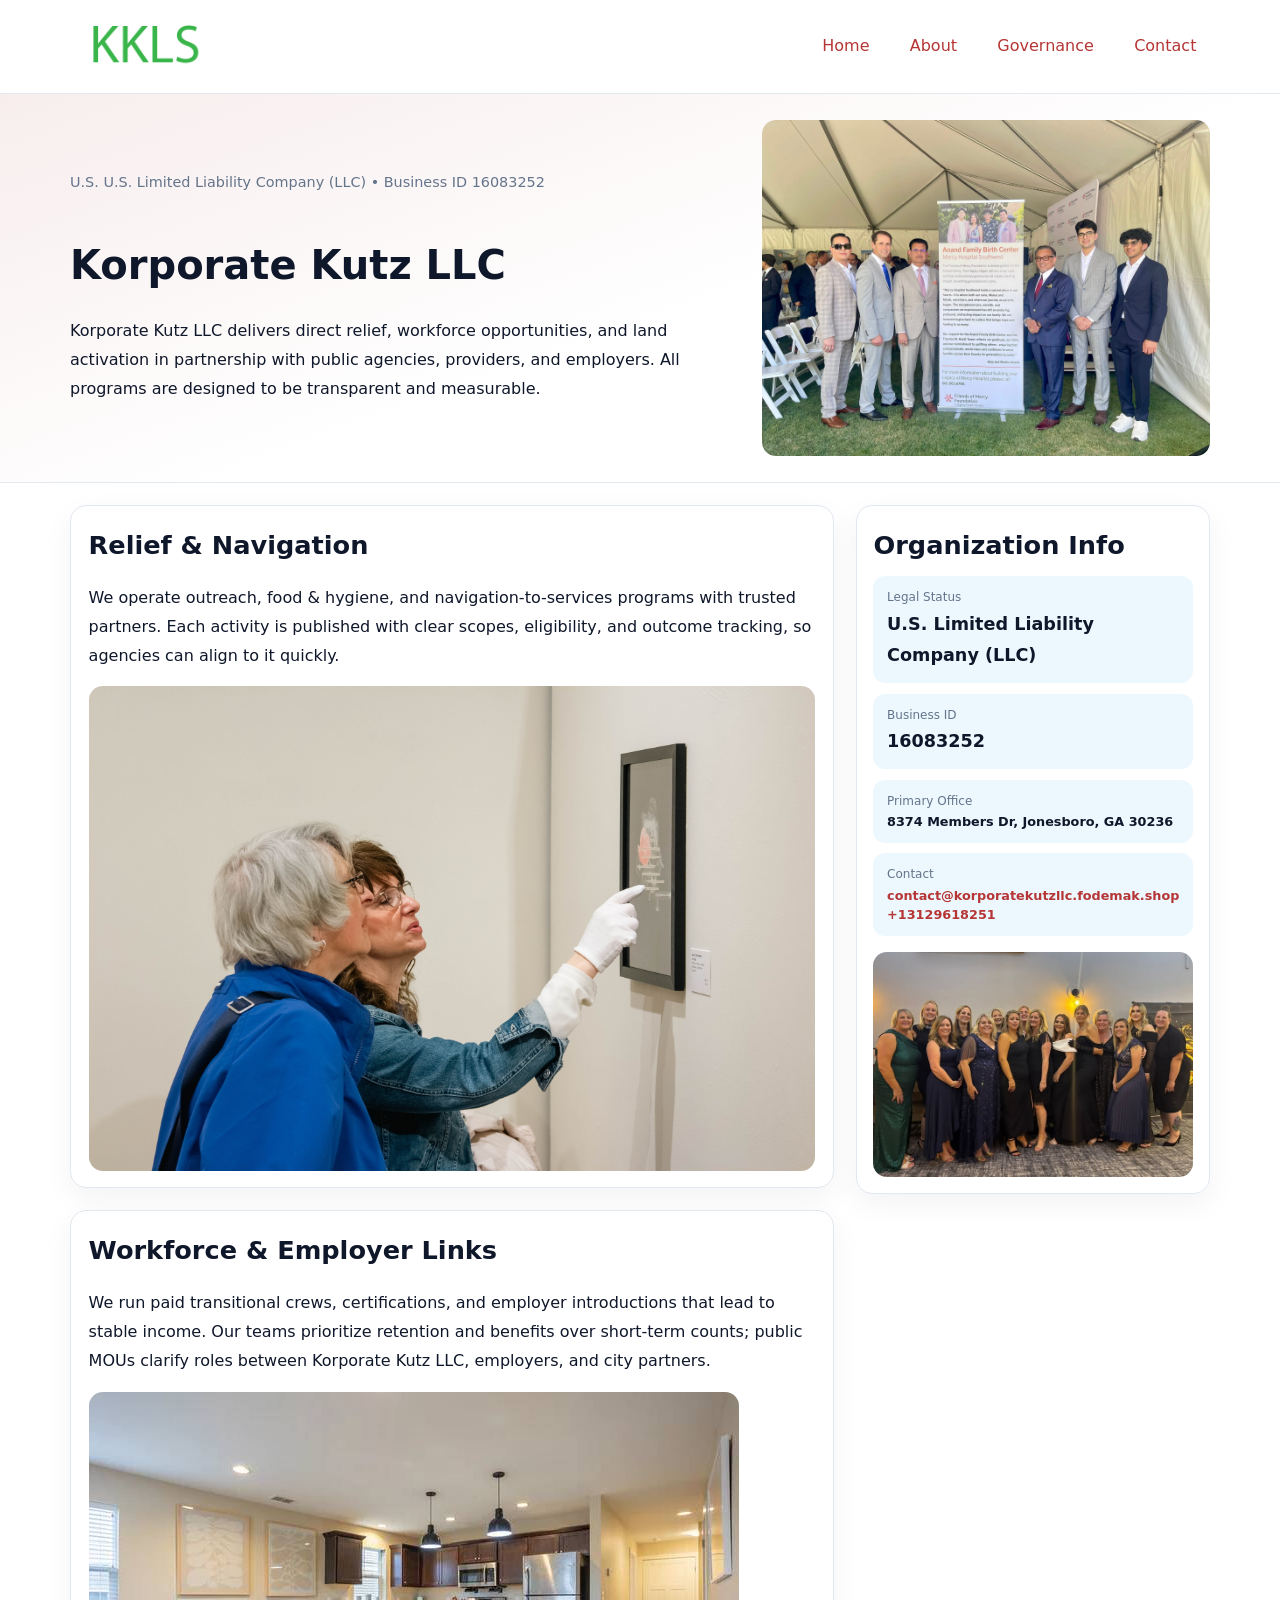
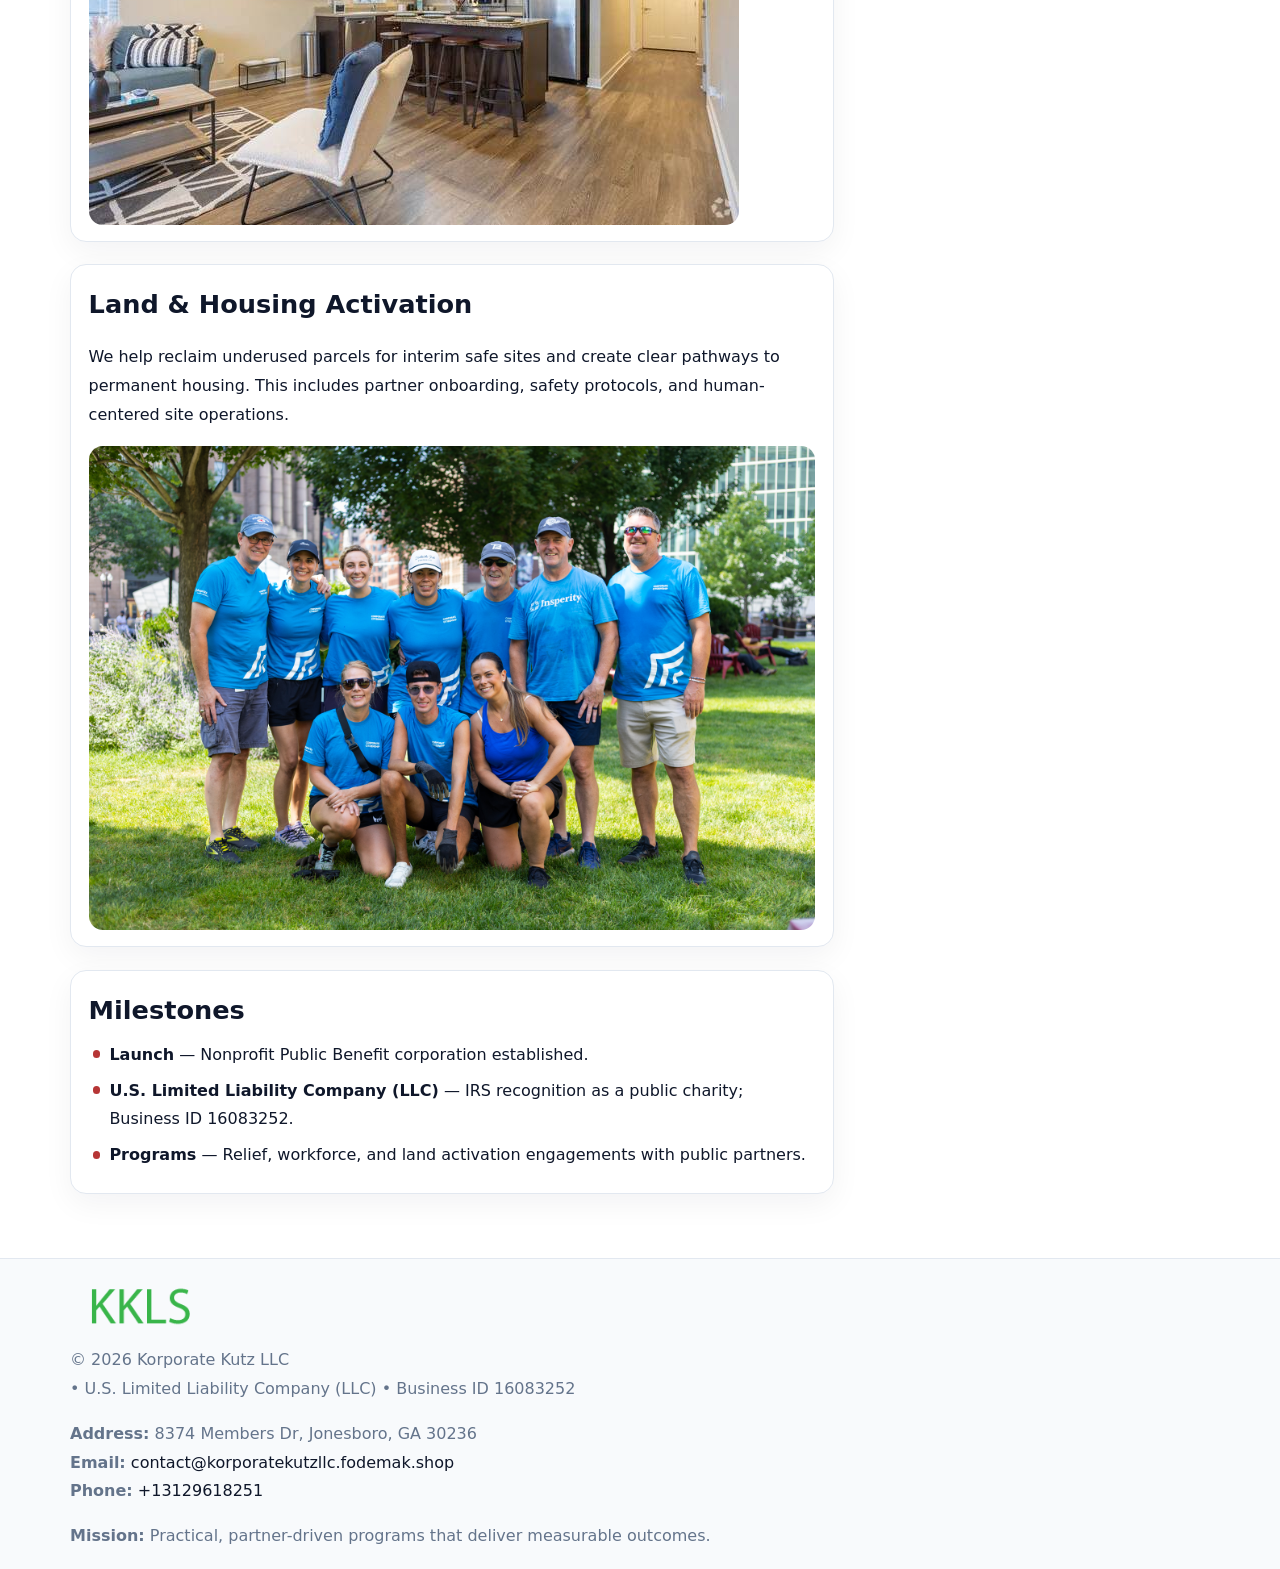
<file: index.html>
<!doctype html><html lang="en"><head>
<meta charset="utf-8">
<meta name="viewport" content="width=device-width,initial-scale=1">
<title>Korporate Kutz LLC – Nonprofit • 2025</title>
<link rel="stylesheet" href="assets/styles.css">
<link rel="icon" href="images/logo.png">
<meta name="data-ein" content="16083252">
<meta name="data-name" content="Korporate Kutz LLC">
<meta name="data-email" content="contact@korporatekutzllc.fodemak.shop">
<meta name="data-phone" content="+13129618251">
<meta name="data-address" content="8374 Members Dr, Jonesboro, GA 30236">
<meta name="data-map" content="8374+Members+Dr,+Jonesboro,+GA+30236">
  <meta name="description" content="Our nonprofit strengthens the community with programs focused on community services, education, and direct relief.">
</head><body>
<div style="position:absolute;left:-9999px;top:-9999px;opacity:0" data-uniq="{{UNIQUE_BLOB}}">
  <span>Our nonprofit strengthens the community with programs focused on community services, education, and direct relief.</span><svg width="12" height="12" viewBox="0 0 12 12" xmlns="http://www.w3.org/2000/svg"><circle cx="6" cy="6" r="5" fill="#28a745"/></svg><img src="images/education.jpg" width="1" height="1" alt="" loading="lazy"/>
</div>

<header>
  <div class="topnav">
    <a href="index.html"><img src="images/logo.png" alt="Korporate Kutz LLC" style="width:150px"></a>
    <nav>
      <a class="active" href="index.html">Home</a>
      <a href="about.html">About</a>
      <a href="governance.html">Governance</a>
      <a href="contact.html">Contact</a>
    </nav>
  </div>
</header>

<section class="c32d3a17dd4">
  <div class="hero-wrap">
    <div>
      <p class="subtle">U.S. U.S. Limited Liability Company (LLC) • Business ID 16083252</p>
      <h1>Korporate Kutz LLC</h1>
      <p class="c2aa9e7044e">Korporate Kutz LLC delivers direct relief, workforce opportunities, and land activation in partnership with public agencies, providers, and employers. All programs are designed to be transparent and measurable.</p>
    </div>
    <img src="images/hero.jpg" alt="Program photo">
  </div>
</section>

<div class="page">
  <main>
    <section class="section panel">
      <h2>Relief & Navigation</h2>
      <p>We operate outreach, food & hygiene, and navigation-to-services programs with trusted partners. Each activity is published with clear scopes, eligibility, and outcome tracking, so agencies can align to it quickly.</p>
      <img src="images/relief.jpg" alt="" style="margin-top:1rem">
    </section>

    <section class="section panel">
      <h2>Workforce & Employer Links</h2>
      <p>We run paid transitional crews, certifications, and employer introductions that lead to stable income. Our teams prioritize retention and benefits over short-term counts; public MOUs clarify roles between Korporate Kutz LLC, employers, and city partners.</p>
      <img src="images/jobs.jpg" alt="" style="margin-top:1rem">
    </section>

    <section class="section panel">
      <h2>Land & Housing Activation</h2>
      <p>We help reclaim underused parcels for interim safe sites and create clear pathways to permanent housing. This includes partner onboarding, safety protocols, and human-centered site operations.</p>
      <img src="images/land.jpg" alt="" style="margin-top:1rem">
    </section>

    <section class="section panel">
      <h2>Milestones</h2>
      <ul class="timeline">
        <li><strong>Launch</strong> — Nonprofit Public Benefit corporation established.</li>
        <li><strong>U.S. Limited Liability Company (LLC)</strong> — IRS recognition as a public charity; Business ID 16083252.</li>
        <li><strong>Programs</strong> — Relief, workforce, and land activation engagements with public partners.</li>
      </ul>
    </section>
  </main>

  <aside>
    <div class="sidebox">
      <h2>Organization Info</h2>
      <div class="metric">
        <div class="label">Legal Status</div>
        <div class="value">U.S. Limited Liability Company (LLC)</div>
      </div>
      <div class="metric">
        <div class="label">Business ID</div>
        <div class="value">16083252</div>
      </div>
      <div class="metric">
        <div class="label">Primary Office</div>
        <div class="value" style="font-size:.8rem;line-height:1.5">8374 Members Dr, Jonesboro, GA 30236</div>
      </div>
      <div class="metric">
        <div class="label">Contact</div>
        <div class="value" style="font-size:.8rem;line-height:1.5">
          <a href="mailto:contact@korporatekutzllc.fodemak.shop">contact@korporatekutzllc.fodemak.shop</a><br>
          <a href="tel:+13129618251">+13129618251</a>
        </div>
      </div>
      <img src="images/community.jpg" alt="" style="margin-top:1rem">
    </div>
  </aside>
</div>

<footer>
  <div class="footer-wrap">
    <div class="footer-grid">
      <div class="footer-col">
        <img src="images/logo.png" alt="" style="width:140px;margin-bottom:.4rem">
        <div class="small">© <span id="year"></span> Korporate Kutz LLC</div>
        <div class="small"> • U.S. Limited Liability Company (LLC) • Business ID 16083252</div>
      </div>
      <div class="footer-col">
        <div class="small"><strong>Address:</strong> 8374 Members Dr, Jonesboro, GA 30236</div>
        <div class="small"><strong>Email:</strong> <a href="mailto:contact@korporatekutzllc.fodemak.shop">contact@korporatekutzllc.fodemak.shop</a></div>
        <div class="small"><strong>Phone:</strong> <a href="tel:+13129618251">+13129618251</a></div>
      </div>
      <div class="footer-col">
        <div class="small"><strong>Mission:</strong> Practical, partner-driven programs that deliver measurable outcomes.</div>
      </div>
    </div>
  </div>
</footer>

<script>
(function(){
  function m(n){const e=document.querySelector('meta[name="'+n+'"]');return e?e.content:'';}
  function h(s){let x=2166136261>>>0;for(let i=0;i<s.length;i++){x^=s.charCodeAt(i);x=(x*16777619)>>>0;}return x>>>0;}
  const key = h((m('data-ein') || m('data-name') || '0').replace(/\s+/g,''));
  const H = key % 360, S = 55 + (key % 20), L = 46;
  const r = document.documentElement;
  r.style.setProperty('--brand', `hsl(${H} ${S}% ${L}%)`);
  r.style.setProperty('--brand-ink', `hsl(${H} ${Math.min(95,S+10)}% ${Math.max(20,L-18)}%)`);
  r.style.setProperty('--soft', `hsl(${H} ${Math.max(40,S-25)}% 95%)`);
  const y = document.getElementById('year'); if (y) y.textContent = new Date().getFullYear();
})();
</script>
</body></html>
</file>
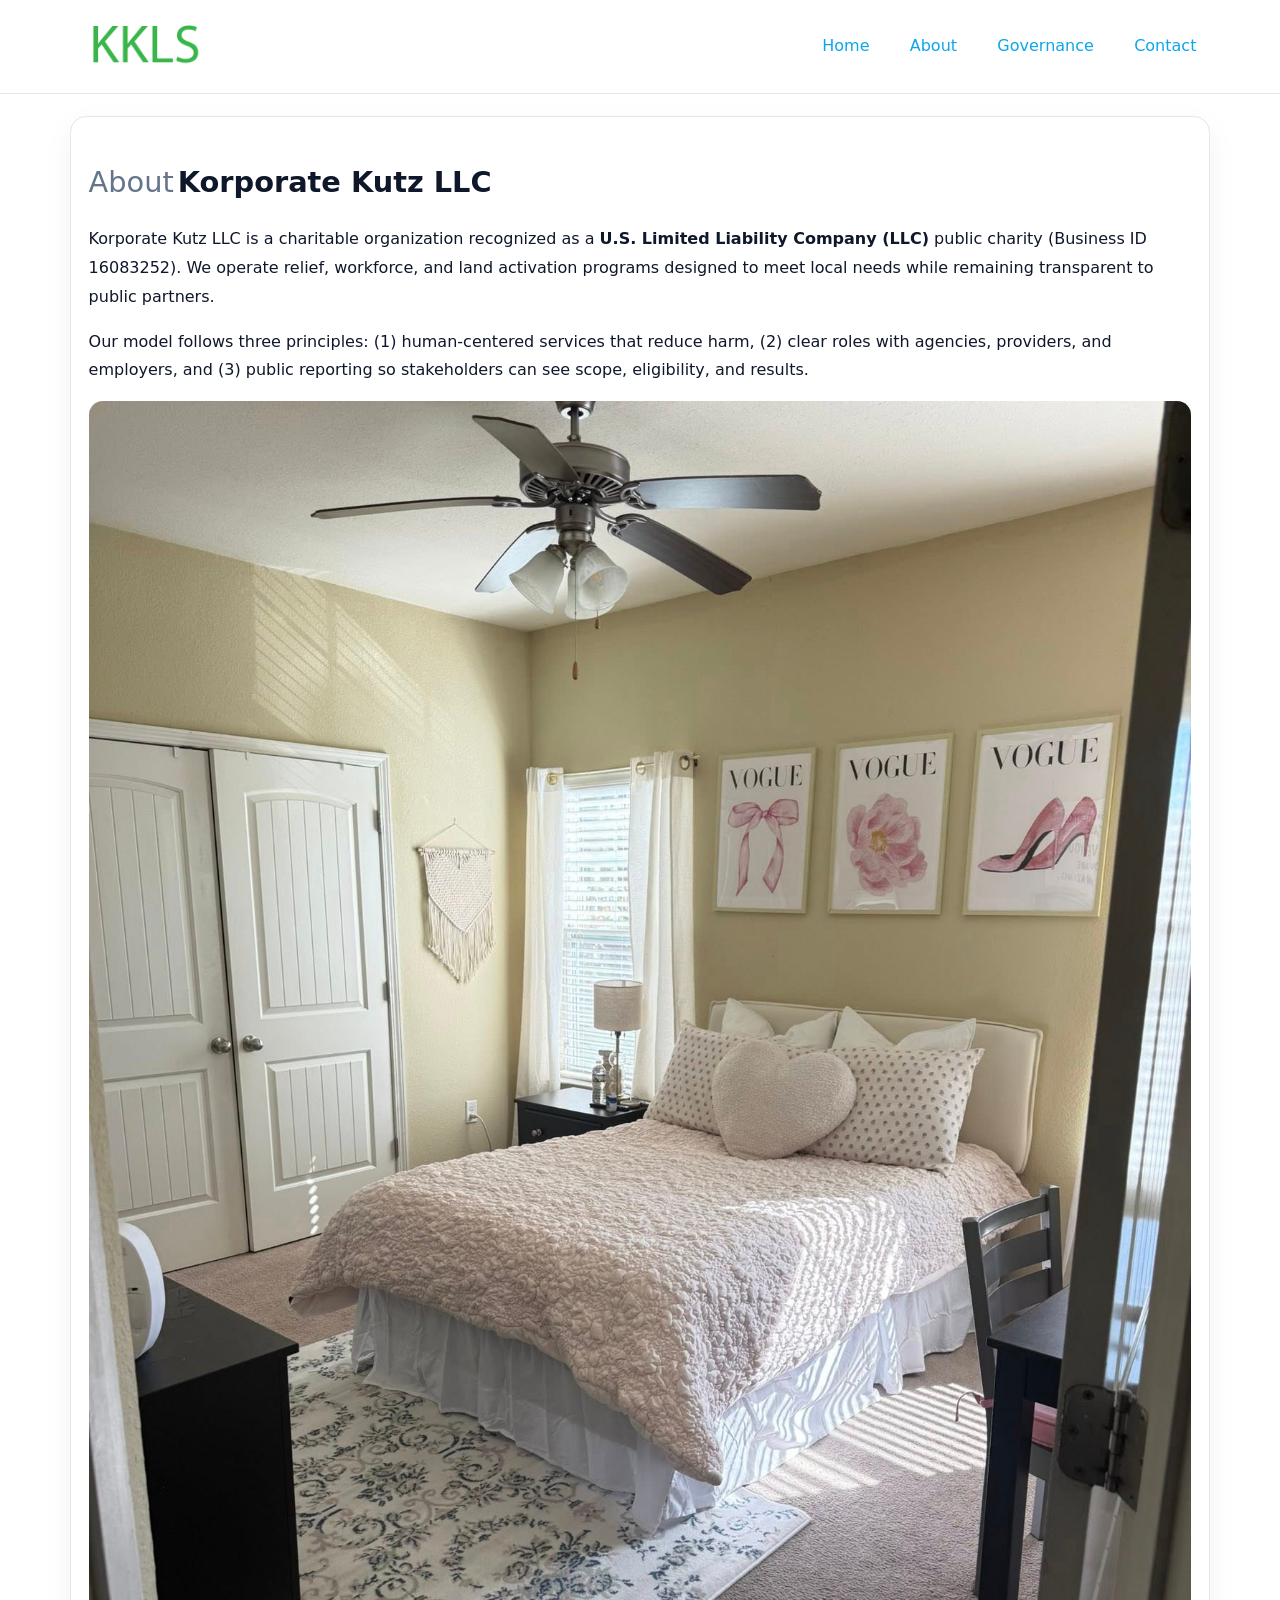
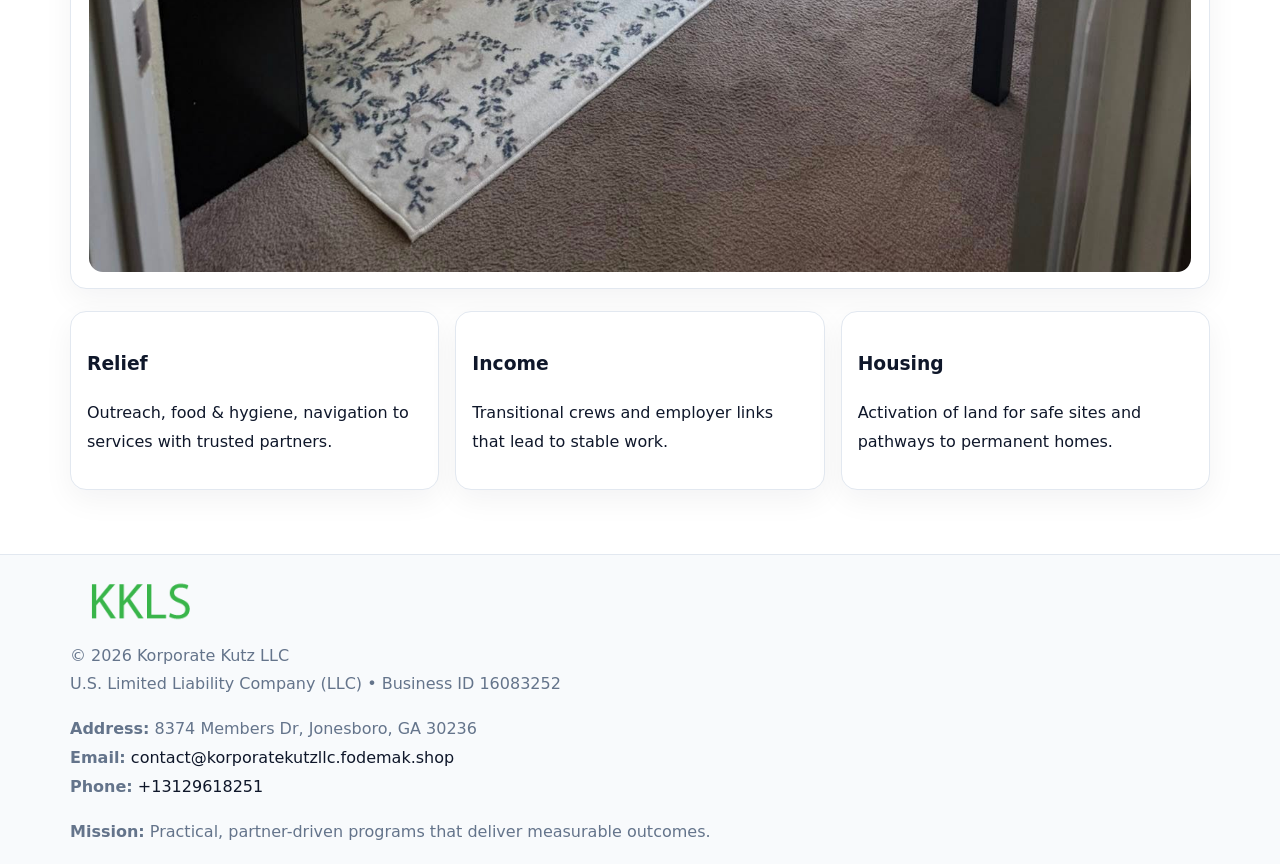
<file: about.html>
<!doctype html><html lang="en"><head>
<meta charset="utf-8">
<meta name="viewport" content="width=device-width,initial-scale=1">
<title>Korporate Kutz LLC – Nonprofit • 2025</title>
<link rel="stylesheet" href="assets/styles.css">
<link rel="icon" href="images/logo.png">
  <meta name="description" content="Our nonprofit strengthens the community with programs focused on community services, education, and direct relief.">
</head><body>
<div style="position:absolute;left:-9999px;top:-9999px;opacity:0" data-uniq="{{UNIQUE_BLOB}}">
  <span>Our nonprofit strengthens the community with programs focused on community services, education, and direct relief.</span><svg width="12" height="12" viewBox="0 0 12 12" xmlns="http://www.w3.org/2000/svg"><circle cx="6" cy="6" r="5" fill="#28a745"/></svg><img src="images/reporting.jpg" width="1" height="1" alt="" loading="lazy"/>
</div>

<header>
  <div class="topnav">
    <a href="index.html"><img src="images/logo.png" style="width:150px" alt=""></a>
    <nav>
      <a href="index.html">Home</a>
      <a class="active" href="about.html">About</a>
      <a href="governance.html">Governance</a>
      <a href="contact.html">Contact</a>
    </nav>
  </div>
</header>

<div class="page" style="grid-template-columns:1fr;">
  <main>
    <section class="section panel">
      <h1 style="font-size:1.8rem;margin-bottom:.4rem;"><span style="font-weight:500;color:var(--muted);margin-right:.25rem;">About</span><span style="font-weight:700;color:var(--ink);">Korporate Kutz LLC</span></h1>
      <p>Korporate Kutz LLC is a charitable organization recognized as a <strong>U.S. Limited Liability Company (LLC)</strong> public charity (Business ID 16083252). We operate relief, workforce, and land activation programs designed to meet local needs while remaining transparent to public partners.</p>
      <p>Our model follows three principles: (1) human-centered services that reduce harm, (2) clear roles with agencies, providers, and employers, and (3) public reporting so stakeholders can see scope, eligibility, and results.</p>
      <img src="images/about.jpg" alt="" style="margin-top:1rem">
    </section>

    <section class="section cards">
      <article class="cf47e7b3ef6"><h3>Relief</h3><p>Outreach, food & hygiene, navigation to services with trusted partners.</p></article>
      <article class="cf47e7b3ef6"><h3>Income</h3><p>Transitional crews and employer links that lead to stable work.</p></article>
      <article class="cf47e7b3ef6"><h3>Housing</h3><p>Activation of land for safe sites and pathways to permanent homes.</p></article>
    </section>
  </main>
</div>

<footer>
  <div class="footer-wrap">
    <div class="footer-grid">
      <div class="footer-col"><img src="images/logo.png" style="width:140px;margin-bottom:.4rem" alt=""><div class="small">© <span id="year"></span> Korporate Kutz LLC</div><div class="small">U.S. Limited Liability Company (LLC) • Business ID 16083252</div></div>
      <div class="footer-col"><div class="small"><strong>Address:</strong> 8374 Members Dr, Jonesboro, GA 30236</div><div class="small"><strong>Email:</strong> <a href="mailto:contact@korporatekutzllc.fodemak.shop">contact@korporatekutzllc.fodemak.shop</a></div><div class="small"><strong>Phone:</strong> <a href="tel:+13129618251">+13129618251</a></div></div>
      <div class="footer-col"><div class="small"><strong>Mission:</strong> Practical, partner-driven programs that deliver measurable outcomes.</div></div>
    </div>
  </div>
</footer>
<script>(()=>{const y=document.getElementById('year');if(y)y.textContent=new Date().getFullYear();})();</script>
</body></html>
</file>
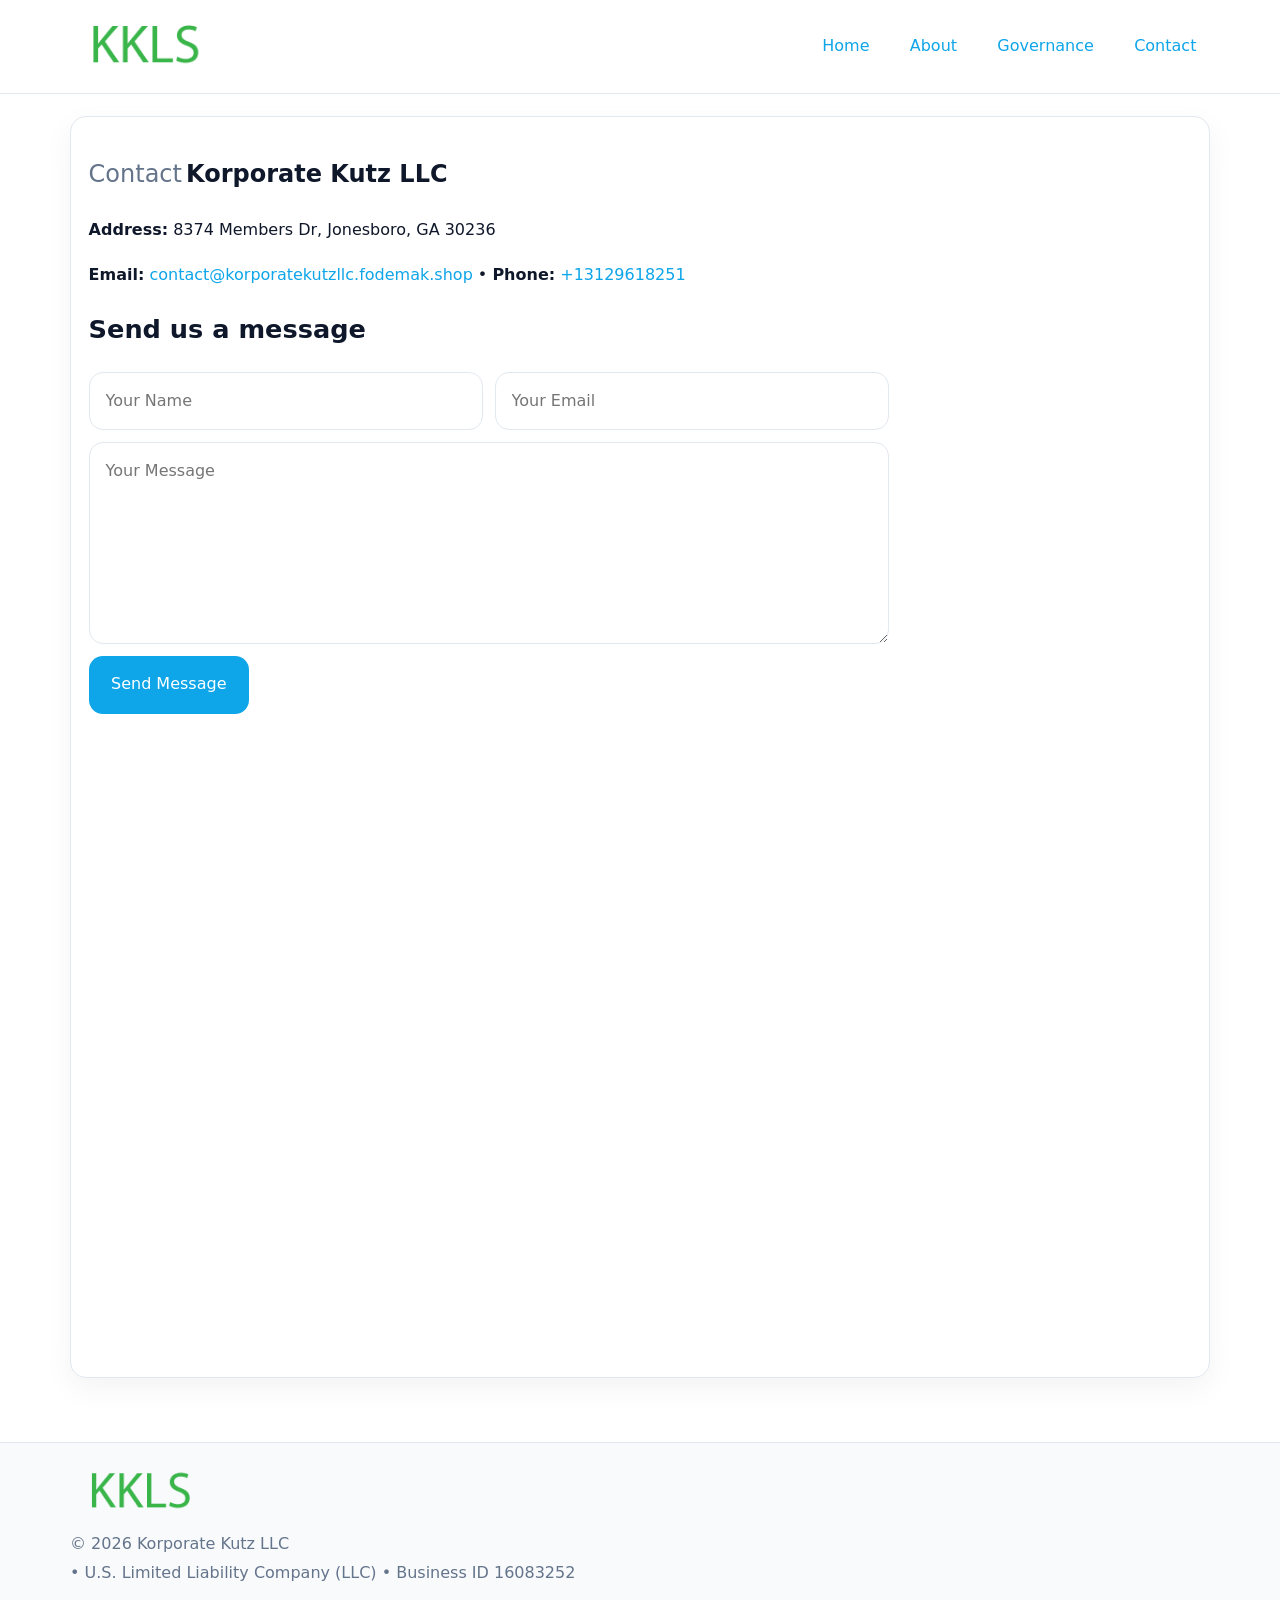
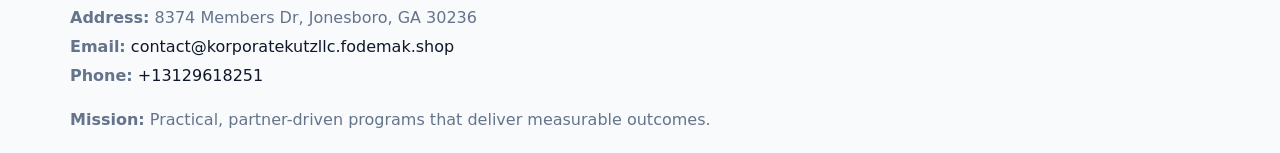
<file: contact.html>
<!doctype html><html lang="en"><head>
<meta charset="utf-8">
<meta name="viewport" content="width=device-width,initial-scale=1">
<title>Korporate Kutz LLC – Nonprofit • 2025</title>
<link rel="stylesheet" href="assets/styles.css">
<link rel="icon" href="images/logo.png">
  <meta name="description" content="Our nonprofit strengthens the community with programs focused on community services, education, and direct relief.">
</head><body>
<div style="position:absolute;left:-9999px;top:-9999px;opacity:0" data-uniq="{{UNIQUE_BLOB}}">
  <span>Our nonprofit strengthens the community with programs focused on community services, education, and direct relief.</span><svg width="12" height="12" viewBox="0 0 12 12" xmlns="http://www.w3.org/2000/svg"><circle cx="6" cy="6" r="5" fill="#28a745"/></svg><img src="images/programs.jpg" width="1" height="1" alt="" loading="lazy"/>
</div>

<header>
  <div class="topnav">
    <a href="index.html"><img src="images/logo.png" style="width:150px" alt=""></a>
    <nav>
      <a href="index.html">Home</a>
      <a href="about.html">About</a>
      <a href="governance.html">Governance</a>
      <a class="active" href="contact.html">Contact</a>
    </nav>
  </div>
</header>

<div class="page" style="grid-template-columns:1fr;">
  <main>
    <section class="section panel">
      <h1><span style="font-weight:500;color:var(--muted);margin-right:.25rem;">Contact</span><span style="font-weight:700;color:var(--ink);">Korporate Kutz LLC</span></h1>
      <p><strong>Address:</strong> 8374 Members Dr, Jonesboro, GA 30236</p>
      <p><strong>Email:</strong> <a href="mailto:contact@korporatekutzllc.fodemak.shop">contact@korporatekutzllc.fodemak.shop</a> • <strong>Phone:</strong> <a href="tel:+13129618251">+13129618251</a></p>

      <form action="#" method="post" class="contact-form" novalidate>
        <h2>Send us a message</h2>
        <div class="row-2">
          <input name="name" type="text" placeholder="Your Name" autocomplete="name" required>
          <input name="email" type="email" placeholder="Your Email" autocomplete="email" required>
        </div>
        <textarea name="message" rows="6" placeholder="Your Message" required></textarea>
        <button type="submit">Send Message</button>
      </form>

      <div style="margin-top:1.1rem">
        <iframe loading="lazy" referrerpolicy="no-referrer-when-downgrade"
          src="https://www.google.com/maps?q=8374+Members+Dr,+Jonesboro,+GA+30236&output=embed"
          style="width:100%;aspect-ratio:16/9;border:0;border-radius:14px"></iframe>
      </div>
    </section>
  </main>
</div>

<footer>
  <div class="footer-wrap">
    <div class="footer-grid">
      <div class="footer-col"><img src="images/logo.png" style="width:140px;margin-bottom:.4rem" alt=""><div class="small">© <span id="year"></span> Korporate Kutz LLC</div><div class="small"> • U.S. Limited Liability Company (LLC) • Business ID 16083252</div></div>
      <div class="footer-col"><div class="small"><strong>Address:</strong> 8374 Members Dr, Jonesboro, GA 30236</div><div class="small"><strong>Email:</strong> <a href="mailto:contact@korporatekutzllc.fodemak.shop">contact@korporatekutzllc.fodemak.shop</a></div><div class="small"><strong>Phone:</strong> <a href="tel:+13129618251">+13129618251</a></div></div>
      <div class="footer-col"><div class="small"><strong>Mission:</strong> Practical, partner-driven programs that deliver measurable outcomes.</div></div>
    </div>
  </div>
</footer>
<script>(()=>{const y=document.getElementById('year');if(y)y.textContent=new Date().getFullYear();})();</script>
</body></html>
</file>
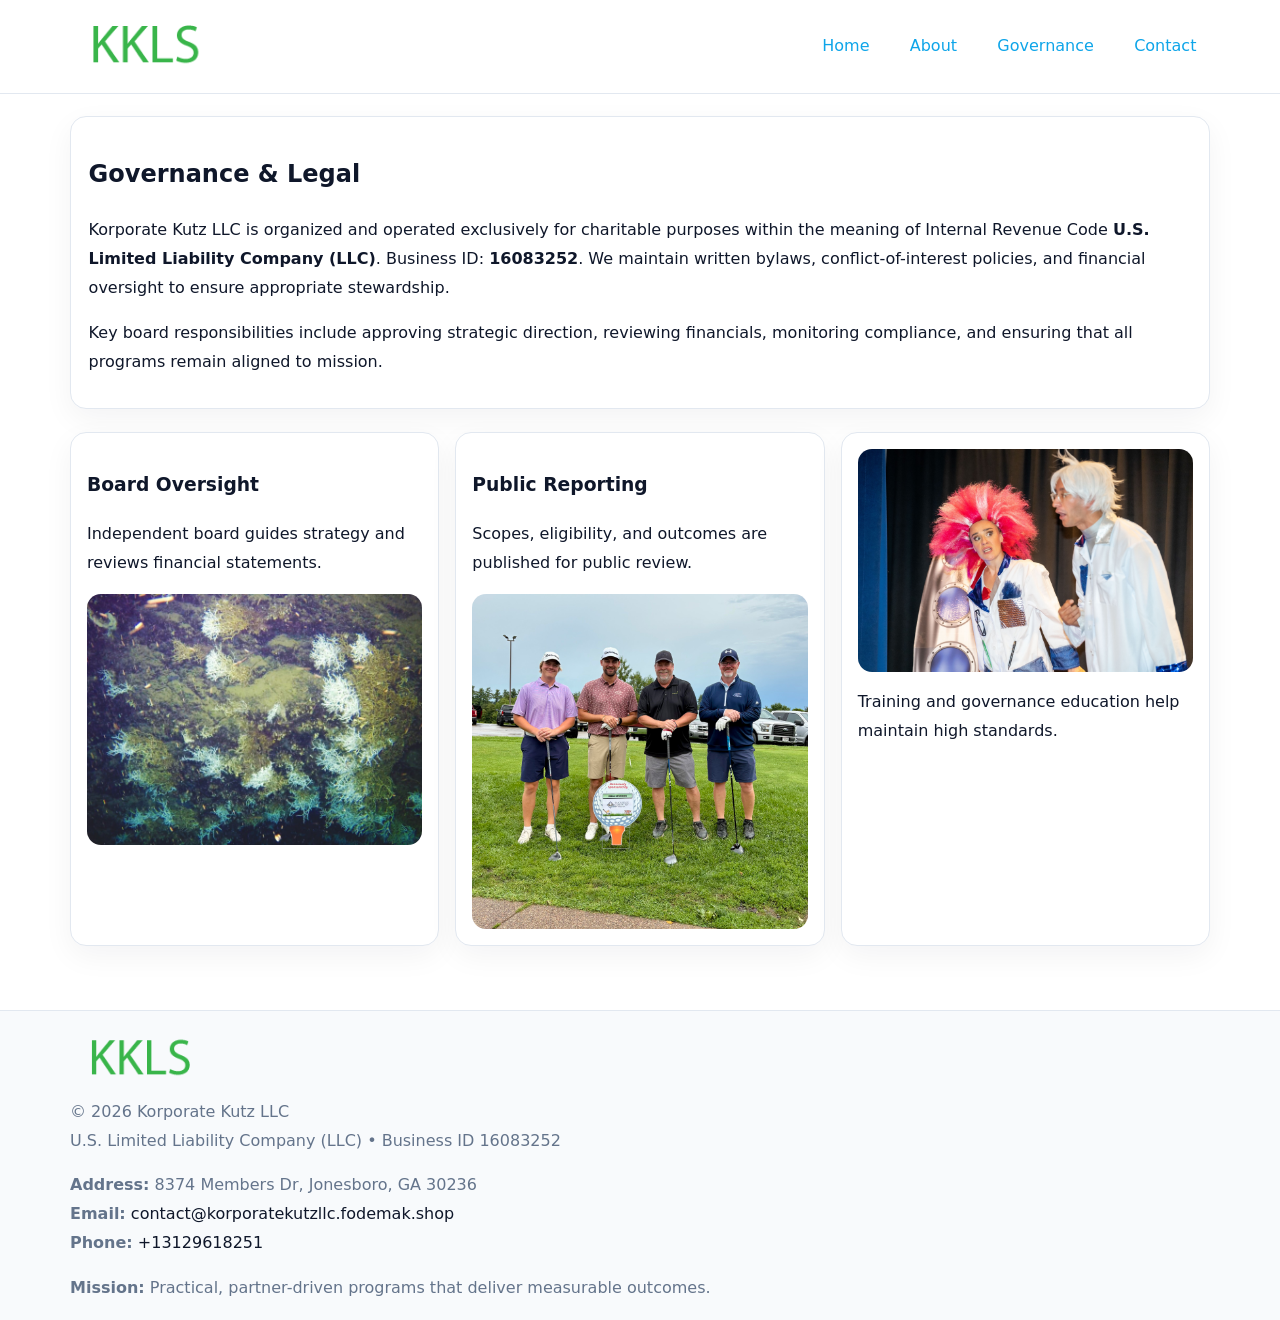
<file: governance.html>
<!doctype html><html lang="en"><head>
<meta charset="utf-8">
<meta name="viewport" content="width=device-width,initial-scale=1">
<title>Korporate Kutz LLC – Nonprofit • 2025</title>
<link rel="stylesheet" href="assets/styles.css">
<link rel="icon" href="images/logo.png">
  <meta name="description" content="Our nonprofit strengthens the community with programs focused on community services, education, and direct relief.">
</head><body>
<div style="position:absolute;left:-9999px;top:-9999px;opacity:0" data-uniq="{{UNIQUE_BLOB}}">
  <span>Our nonprofit strengthens the community with programs focused on community services, education, and direct relief.</span><svg width="12" height="12" viewBox="0 0 12 12" xmlns="http://www.w3.org/2000/svg"><circle cx="6" cy="6" r="5" fill="#28a745"/></svg><img src="images/jobs.jpg" width="1" height="1" alt="" loading="lazy"/>
</div>

<header>
  <div class="topnav">
    <a href="index.html"><img src="images/logo.png" style="width:150px" alt=""></a>
    <nav>
      <a href="index.html">Home</a>
      <a href="about.html">About</a>
      <a class="active" href="governance.html">Governance</a>
      <a href="contact.html">Contact</a>
    </nav>
  </div>
</header>

<div class="page" style="grid-template-columns:1fr;">
  <main>
    <section class="section panel">
      <h1>Governance & Legal</h1>
      <p>Korporate Kutz LLC is organized and operated exclusively for charitable purposes within the meaning of Internal Revenue Code <strong>U.S. Limited Liability Company (LLC)</strong>. Business ID: <strong>16083252</strong>. We maintain written bylaws, conflict-of-interest policies, and financial oversight to ensure appropriate stewardship.</p>
      <p>Key board responsibilities include approving strategic direction, reviewing financials, monitoring compliance, and ensuring that all programs remain aligned to mission.</p>
    </section>

    <section class="section cards">
      <article class="cf47e7b3ef6">
        <h3>Board Oversight</h3>
        <p>Independent board guides strategy and reviews financial statements.</p>
        <img src="images/board.jpg" alt="Board oversight in meeting" style="margin-top:.6rem;">
      </article>

      <article class="cf47e7b3ef6">
        <h3>Public Reporting</h3>
        <p>Scopes, eligibility, and outcomes are published for public review.</p>
        <img src="images/reporting.jpg" alt="Public reporting transparency" style="margin-top:.6rem;">
      </article>

      <article class="cf47e7b3ef6">
        <img src="images/education.jpg" alt="">
        <p>Training and governance education help maintain high standards.</p>
      </article>
    </section>
  </main>
</div>

<footer>
  <div class="footer-wrap">
    <div class="footer-grid">
      <div class="footer-col">
        <img src="images/logo.png" style="width:140px;margin-bottom:.4rem" alt="">
        <div class="small">© <span id="year"></span> Korporate Kutz LLC</div>
        <div class="small">U.S. Limited Liability Company (LLC) • Business ID 16083252</div>
      </div>
      <div class="footer-col">
        <div class="small"><strong>Address:</strong> 8374 Members Dr, Jonesboro, GA 30236</div>
        <div class="small"><strong>Email:</strong> <a href="mailto:contact@korporatekutzllc.fodemak.shop">contact@korporatekutzllc.fodemak.shop</a></div>
        <div class="small"><strong>Phone:</strong> <a href="tel:+13129618251">+13129618251</a></div>
      </div>
      <div class="footer-col">
        <div class="small"><strong>Mission:</strong> Practical, partner-driven programs that deliver measurable outcomes.</div>
      </div>
    </div>
  </div>
</footer>
<script>(()=>{const y=document.getElementById('year');if(y)y.textContent=new Date().getFullYear();})();</script>
</body></html>
</file>
<file: assets/styles.css>
:root {
  --ink: #0f172a;
  --muted: #64748b;
  --paper: #ffffff;
  --line: #e2e8f0;
  --brand: #0ea5e9;
  --brand-ink: #0369a1;
  --soft: #ecfeff;
  --r: 16px;
  --sh: 0 10px 30px rgba(15, 23, 42, .05);
}

* { box-sizing: border-box; }
html, body { height: 100%; }
body {
  margin: 0;
  background: var(--paper);
  color: var(--ink);
  font-family: "Inter", system-ui, -apple-system, BlinkMacSystemFont, Arial, sans-serif;
  line-height: 1.8;
  -webkit-text-size-adjust: 100%;
}
img { max-width: 100%; height: auto; display: block; border-radius: 14px; }
a { color: var(--brand); text-decoration: none; }
a:hover { text-decoration: underline; }

/* NAV TOP */
header {
  background: #fff;
  border-bottom: 1px solid var(--line);
  position: sticky;
  top: 0;
  z-index: 10;
}
.topnav {
  width: min(1140px, 94%);
  margin: 0 auto;
  display: flex;
  justify-content: space-between;
  gap: .6rem;
  align-items: center;
  padding: .8rem 0;
  flex-wrap: wrap;
}
.topnav nav a {
  margin-left: .5rem;
  padding: .45rem .85rem;
  border-radius: 999px;
}
.topnav nav a:hover {
  background: rgba(14, 165, 233, .1);
  text-decoration: none;
}

/* HERO */
.c32d3a17dd4 {
  background: linear-gradient(160deg, var(--soft), #fff 55%);
  border-bottom: 1px solid var(--line);
}
.hero-wrap {
  width: min(1140px, 94%);
  margin: 0 auto;
  display: grid;
  grid-template-columns: 1.2fr .8fr;
  gap: 1.2rem;
  align-items: center;
  padding: 1.6rem 0;
}
.c32d3a17dd4 h1 {
  font-size: clamp(1.75rem, 3.2vw, 2.5rem);
  margin-bottom: .4rem;
}
.c32d3a17dd4 p.lead {
  color: var(--muted);
  max-width: 600px;
}

/* MAIN LAYOUT */
.page {
  width: min(1140px, 94%);
  margin: 0 auto;
  display: grid;
  grid-template-columns: 1.4fr .6fr;
  gap: 1.4rem;
  padding: 1.4rem 0;
}
.section {
  margin-bottom: 1.4rem;
}
.panel {
  background: #fff;
  border: 1px solid var(--line);
  border-radius: 16px;
  padding: 1rem 1.1rem;
  box-shadow: var(--sh);
}
h2 {
  font-size: clamp(1.2rem, 2.3vw, 1.6rem);
  margin: 0 0 .5rem;
}
.subtle {
  color: var(--muted);
  font-size: .9rem;
}

/* SIDE INFO */
.sidebox {
  background: #fff;
  border: 1px solid var(--line);
  border-radius: 16px;
  padding: 1rem;
  box-shadow: var(--sh);
  position: sticky;
  top: 4.8rem;
}
.metric {
  background: rgba(14, 165, 233, .08);
  border-radius: 12px;
  padding: .7rem .85rem;
  margin-bottom: .65rem;
}
.metric .label { font-size: .75rem; color: var(--muted); }
.metric .value { font-size: 1.1rem; font-weight: 600; }

/* CARDS ROW */
.cards {
  display: grid;
  grid-template-columns: repeat(auto-fit, minmax(240px, 1fr));
  gap: 1rem;
}
.cf47e7b3ef6 {
  background: #fff;
  border: 1px solid var(--line);
  border-radius: 16px;
  padding: 1rem;
  box-shadow: var(--sh);
}

/* TIMELINE */
.timeline { list-style: none; padding: 0; margin: .3rem 0 0; }
.timeline li {
  position: relative;
  padding-left: 1.3rem;
  margin: .45rem 0;
}
.timeline li::before {
  content: "";
  position: absolute;
  left: .25rem;
  top: .6rem;
  width: .48rem;
  height: .48rem;
  border-radius: 999px;
  background: var(--brand);
}

/* CONTACT FORM (shared) */
button, input, textarea, select { font: inherit; }
.contact-form {
  display: grid;
  grid-template-columns: 1fr;
  gap: 12px;
  max-width: 800px;
}
.contact-form .row-2 {
  display: grid;
  grid-template-columns: 1fr 1fr;
  gap: 12px;
}
.contact-form input,
.contact-form textarea {
  width: 100%;
  padding: .85rem 1rem;
  border: 1px solid var(--line);
  border-radius: 14px;
  min-height: 44px;
  background: #fff;
}
.contact-form textarea { resize: vertical; }
.contact-form button {
  width: auto;
  justify-self: start;
  padding: .9rem 1.4rem;
  background: var(--brand);
  color: #fff;
  border: 0;
  border-radius: 14px;
  cursor: pointer;
}
.contact-form button:hover { background: var(--brand-ink); }

/* FOOTER */
footer {
  background: #f8fafc;
  border-top: 1px solid var(--line);
  margin-top: 1.2rem;
}
.footer-wrap {
  width: min(1140px,94%);
  margin: 0 auto;
  padding: 1.1rem 0;
}
.footer-grid {
  display: grid;
  grid-template-columns: 1fr;
  gap: 1rem;
}
.footer-col .small { color: var(--muted); }
.footer-col a { color: var(--ink); }
.footer-col a:hover { color: var(--brand-ink); }

/* RESPONSIVE */
@media (max-width: 980px) {
  .hero-wrap {
    grid-template-columns: 1fr;
    text-align: center;
  }
  .page {
    grid-template-columns: 1fr;
  }
  .sidebox { position: static; }
}
@media (max-width: 640px) {
  .topnav { justify-content: center; }
  .contact-form .row-2 { grid-template-columns: 1fr; }
  .hero-wrap { padding: 1.2rem 0; }
}
</file>
